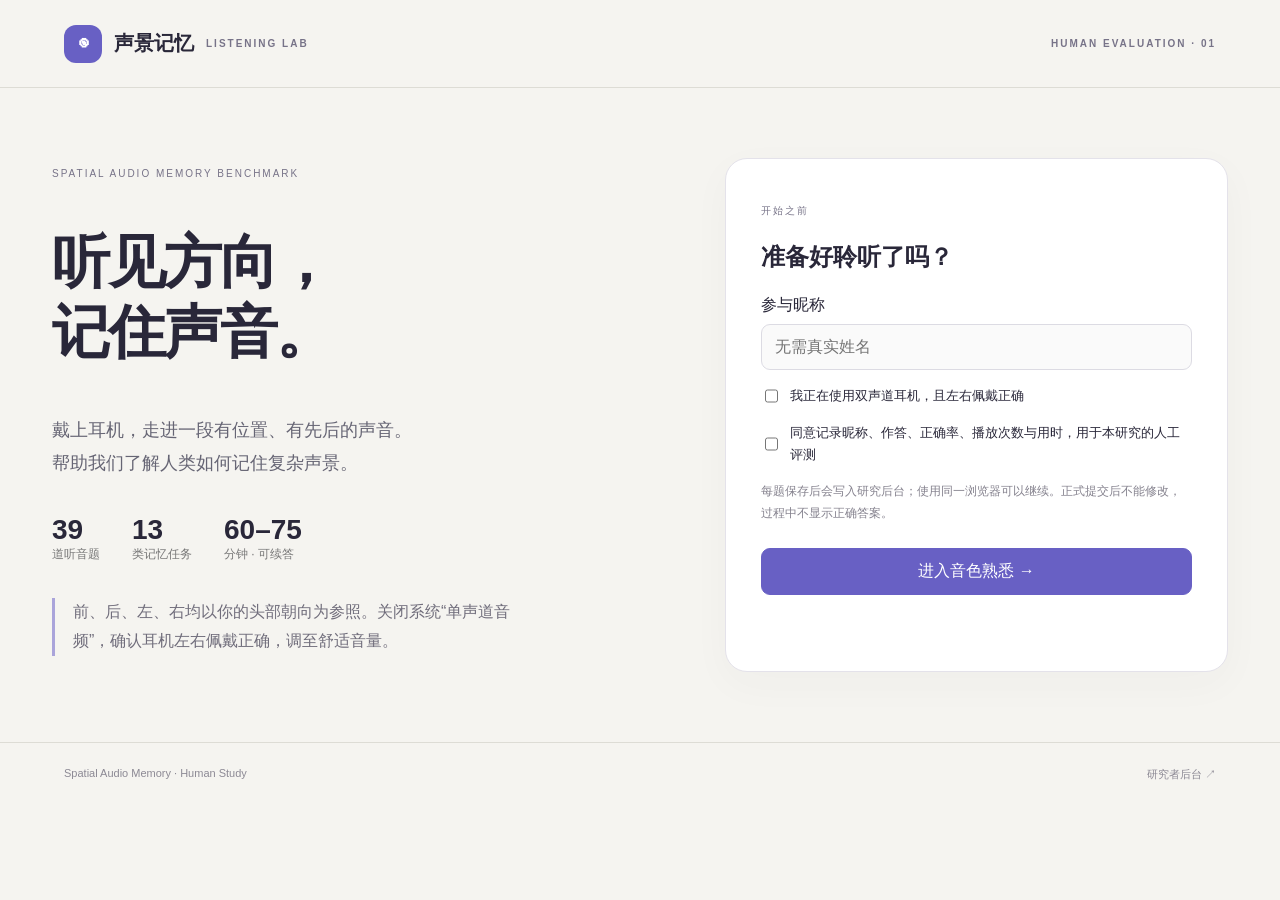
<file: index.html>
<!doctype html>
<html lang="zh-CN">
<head>
  <meta charset="utf-8">
  <meta name="viewport" content="width=device-width,initial-scale=1">
  <title>声景记忆 · 人工评测</title>
  <meta name="description" content="双耳空间音频记忆人工评测">
  <link rel="stylesheet" href="./style.css">
</head>
<body>
<header><a href="./" class="brand"><span>◉</span> 声景记忆 <small>LISTENING LAB</small></a><b>HUMAN EVALUATION · 01</b></header>
<main>
  <section id="intro" class="landing">
    <div class="hero"><p class="eyebrow">SPATIAL AUDIO MEMORY BENCHMARK</p><h1>听见方向，<br>记住声音。</h1><p class="lead">戴上耳机，走进一段有位置、有先后的声音。<br>帮助我们了解人类如何记住复杂声景。</p><div class="numbers"><span><strong>39</strong>道听音题</span><span><strong>13</strong>类记忆任务</span><span><strong>60–75</strong>分钟 · 可续答</span></div><p class="note">前、后、左、右均以你的头部朝向为参照。关闭系统“单声道音频”，确认耳机左右佩戴正确，调至舒适音量。</p></div>
    <div class="card entry"><p class="eyebrow">开始之前</p><h2>准备好聆听了吗？</h2><label>参与昵称<input id="nickname" maxlength="40" placeholder="无需真实姓名"></label><label class="check"><input id="headphones" type="checkbox">我正在使用双声道耳机，且左右佩戴正确</label><label class="check"><input id="consent" type="checkbox">同意记录昵称、作答、正确率、播放次数与用时，用于本研究的人工评测</label><p class="muted">每题保存后会写入研究后台；使用同一浏览器可以继续。正式提交后不能修改，过程中不显示正确答案。</p><button id="show-examples" class="primary">进入音色熟悉 →</button></div>
  </section>
  <section id="familiar" class="card familiar hidden"><p class="eyebrow">音色熟悉</p><h2>先把名称和声音对应起来</h2><p>请把每种示例至少播放一次。示例来自本次评测的实际素材，不包含方向答案。</p><div id="examples" class="examples"></div><button id="start" class="primary">开始正式评测 →</button></section>
  <section id="complete" class="card complete hidden"><span class="success">✓</span><h1>谢谢你的聆听。</h1><p>39 道题已提交，研究者可以查看你的作答与正确率。</p><p class="muted">为避免影响后续参与者，此处不展示标准答案。</p><p>参与编号：<code id="participant-code"></code></p></section>
  <section id="workspace" class="workspace hidden"><aside><p class="eyebrow">你的进度</p><h2><span id="done">0</span><small> / 39 已保存</small></h2><div class="progress"><i id="bar"></i></div><p class="muted" id="resume-note"></p><div id="nav" class="grid"></div><p class="muted">紫色：当前题 · 绿色：已保存<br>切题前请保存当前答案。</p><button id="finish" class="secondary">正式提交全部答案</button></aside><article class="card question"><div class="question-top"><span id="number" class="eyebrow"></span><span id="duration" class="pill"></span></div><h2 id="question"></h2><details><summary>查看原始英文题目</summary><p id="english"></p></details><div class="player"><div class="wave" aria-hidden="true"></div><audio id="audio" controls preload="metadata"></audio><p>可以重听。请保持耳机方向与播放音量不变。</p></div><div id="choices" class="options"></div><div class="actions"><button id="save" class="secondary">保存答案</button><button id="next" class="primary">保存并继续 →</button></div><p class="muted">“不确定”会单独记录，并按未答对计入准确率。</p></article></section>
  <div id="message" role="alert" class="message hidden"></div>
</main>
<footer><span>Spatial Audio Memory · Human Study</span><a href="./admin.html">研究者后台 ↗</a></footer>
<script src="./app.js" defer></script>
</body></html>
</file>
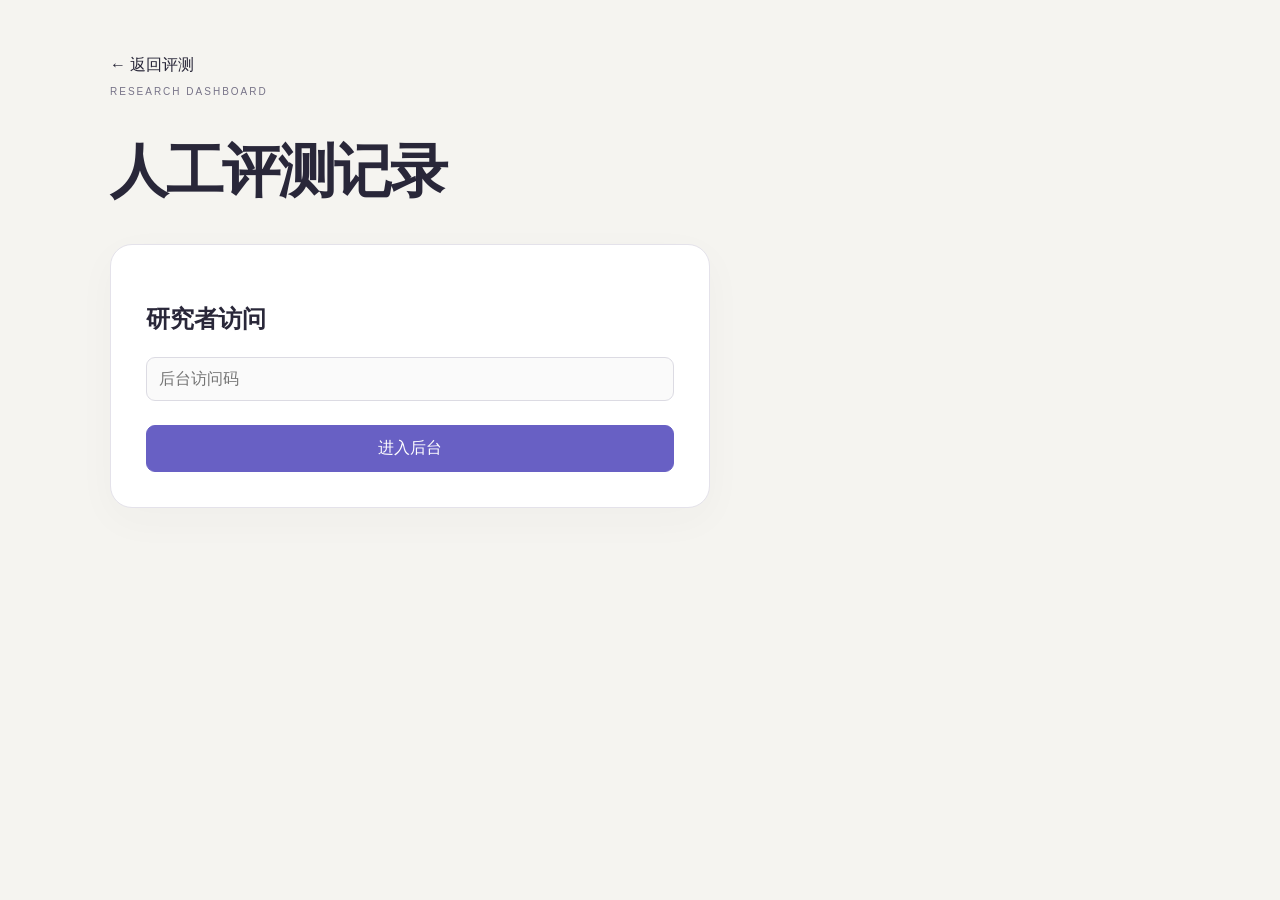
<file: admin.html>
<!doctype html><html lang="zh-CN"><meta charset="utf-8"><meta name="viewport" content="width=device-width,initial-scale=1"><title>人工评测记录</title><link rel="stylesheet" href="./style.css"><main class="admin"><a href="./">← 返回评测</a><p class="eyebrow">RESEARCH DASHBOARD</p><h1>人工评测记录</h1><section id="login" class="card entry"><h2>研究者访问</h2><input id="key" type="password" placeholder="后台访问码"><button id="enter" class="primary">进入后台</button></section><section id="dashboard" class="hidden"><div class="actions"><label class="check"><input id="only" type="checkbox" checked>只统计正式提交</label><div><button id="refresh">刷新</button><button id="export" class="primary">导出逐题 CSV</button></div></div><div id="metrics" class="metrics"></div><p class="muted">“不确定”按错误计分。每类只有 3 道人工核验题，不代表完整 1600 题的无偏性能估计。</p><h2>按题型</h2><div class="table"><table id="types"></table></div><h2>参与者</h2><div class="table"><table id="people"></table></div></section><div id="message" class="message hidden"></div></main><script src="./admin.js" defer></script></html>
</file>
<file: style.css>
:root{font-family:Inter,'Segoe UI','Microsoft YaHei',sans-serif;color:#292739;background:#f5f4f0}*{box-sizing:border-box}body{margin:0}button,input,select{font:inherit}button{cursor:pointer}button:disabled{opacity:.4;cursor:not-allowed}a{color:inherit;text-decoration:none}.hidden{display:none!important}header{height:88px;border-bottom:1px solid #dddcd5;display:flex;align-items:center;justify-content:space-between;padding:0 5vw}.brand{font-size:20px;font-weight:700;display:flex;gap:12px;align-items:center}.brand span,.success{display:inline-grid;place-items:center;background:#6860c4;color:white;border-radius:12px;width:38px;height:38px}.brand small,header>b,.eyebrow{font-size:10px;letter-spacing:2px;color:#777388}.landing{max-width:1240px;margin:70px auto;display:grid;grid-template-columns:1.2fr 1fr;gap:70px;padding:0 32px}h1{font-size:58px;line-height:1.2;letter-spacing:-2px}h2{line-height:1.55}.lead{font-size:18px;line-height:1.8;color:#666574}.numbers{display:flex;gap:32px;margin:35px 0}.numbers span{display:flex;flex-direction:column;font-size:12px;color:#777}.numbers strong{font-size:28px;color:#292739}.note{border-left:3px solid #aaa4da;padding-left:18px;max-width:490px;color:#706d7b;line-height:1.8}.card{background:#fff;border:1px solid #e4e2ea;border-radius:22px;box-shadow:0 12px 40px #33334408}.entry,.familiar{padding:35px}.entry label{display:block;margin:15px 0}.entry input:not([type=checkbox]),.entry select{display:block;width:100%;padding:13px;border:1px solid #dcdbe3;border-radius:9px;margin-top:8px;background:#fafafa}.check{display:flex!important;gap:9px;line-height:1.7;font-size:13px}.check input{accent-color:#6860c4}.muted{font-size:12px;line-height:1.8;color:#85828e}.primary,.secondary,button{border-radius:9px;padding:12px 18px;border:1px solid #dedbe8;background:white}.primary{background:#6860c4;color:white;border-color:#6860c4}.entry>.primary{width:100%;margin-top:12px}.familiar,.complete{max-width:850px;margin:55px auto}.examples{display:grid;grid-template-columns:1fr 1fr;gap:12px;margin:25px 0}.examples>div{border:1px solid #e5e3eb;border-radius:12px;padding:14px}.examples audio{width:100%;height:38px;margin-top:8px}.workspace{display:grid;grid-template-columns:240px 1fr;gap:38px;max-width:1120px;margin:45px auto;padding:0 24px}.progress{height:5px;background:#e3e0eb}.progress i{display:block;height:100%;background:#6860c4}.grid{display:grid;grid-template-columns:repeat(6,1fr);gap:6px;margin:24px 0}.grid button{height:32px;padding:0;font-size:11px}.grid .answered{background:#e2eee8;color:#38805e}.grid .current{background:#6860c4;color:white}.question{padding:34px 40px}.question-top,.actions{display:flex;justify-content:space-between;align-items:center}.pill{background:#f1eff8;padding:7px 12px;border-radius:20px;font-size:11px}.player{background:#292834;border-radius:14px;padding:22px;margin:22px 0}.player audio{width:100%}.player p{text-align:center;color:#b8b3cb;font-size:11px}.wave{display:flex;gap:4px;height:55px;align-items:center;justify-content:center;overflow:hidden}.wave i{width:4px;background:#9992dc;border-radius:4px}.options{display:grid;grid-template-columns:1fr 1fr;gap:10px}.options button{text-align:left;display:flex;gap:12px;align-items:center}.options button span{width:16px;height:16px;border:1px solid #c9c4d8;border-radius:50%}.options .selected{background:#f2effd;border-color:#756bd0;color:#5f52b5}.options .selected span{border:5px solid #756bd0}.actions{margin-top:25px}.complete{text-align:center;padding:50px}.message{position:fixed;bottom:25px;left:50%;transform:translateX(-50%);background:#823e48;color:white;padding:14px 22px;border-radius:10px;z-index:5}footer{border-top:1px solid #dddcd5;padding:24px 5vw;display:flex;justify-content:space-between;font-size:11px;color:#8c8994}.admin{max-width:1100px;margin:35px auto;padding:20px}.admin .entry{max-width:600px}.admin .entry input{width:100%;padding:12px;margin:12px 0}.metrics{display:flex;gap:30px;margin:25px 0}.metrics span{display:flex;flex-direction:column}.metrics b{font-size:28px}.table{overflow:auto}table{width:100%;border-collapse:collapse;background:white}th,td{text-align:left;padding:12px;border-bottom:1px solid #eee;font-size:12px}@media(max-width:760px){header>b,.brand small{display:none}.landing{display:block;margin:35px auto;padding:0 20px}.hero h1{font-size:44px}.entry{margin-top:35px}.workspace{display:block;margin:20px auto;padding:0 14px}.grid{grid-template-columns:repeat(13,1fr);gap:3px}.grid button{font-size:9px;height:26px}.question{padding:22px}.options{grid-template-columns:1fr}.examples{grid-template-columns:1fr}.familiar,.complete{margin:30px 15px;padding:25px}}
</file>
